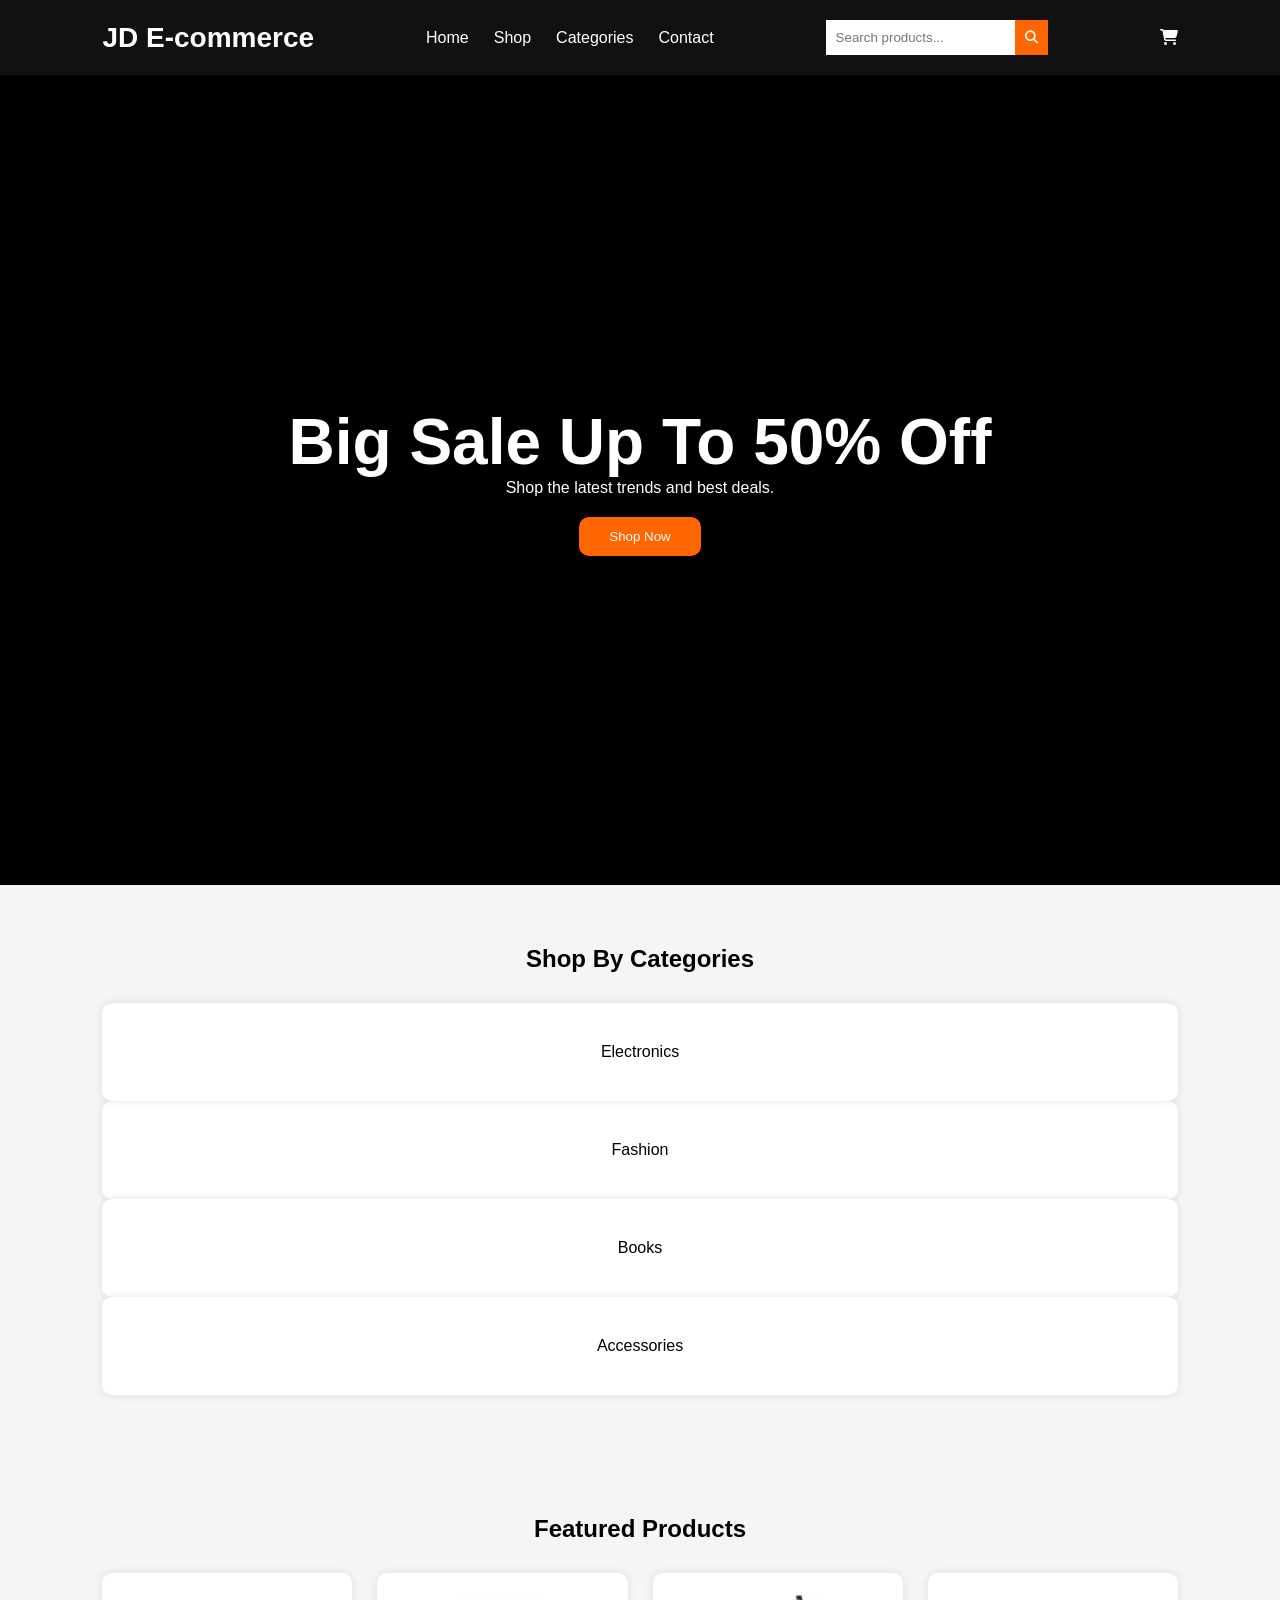
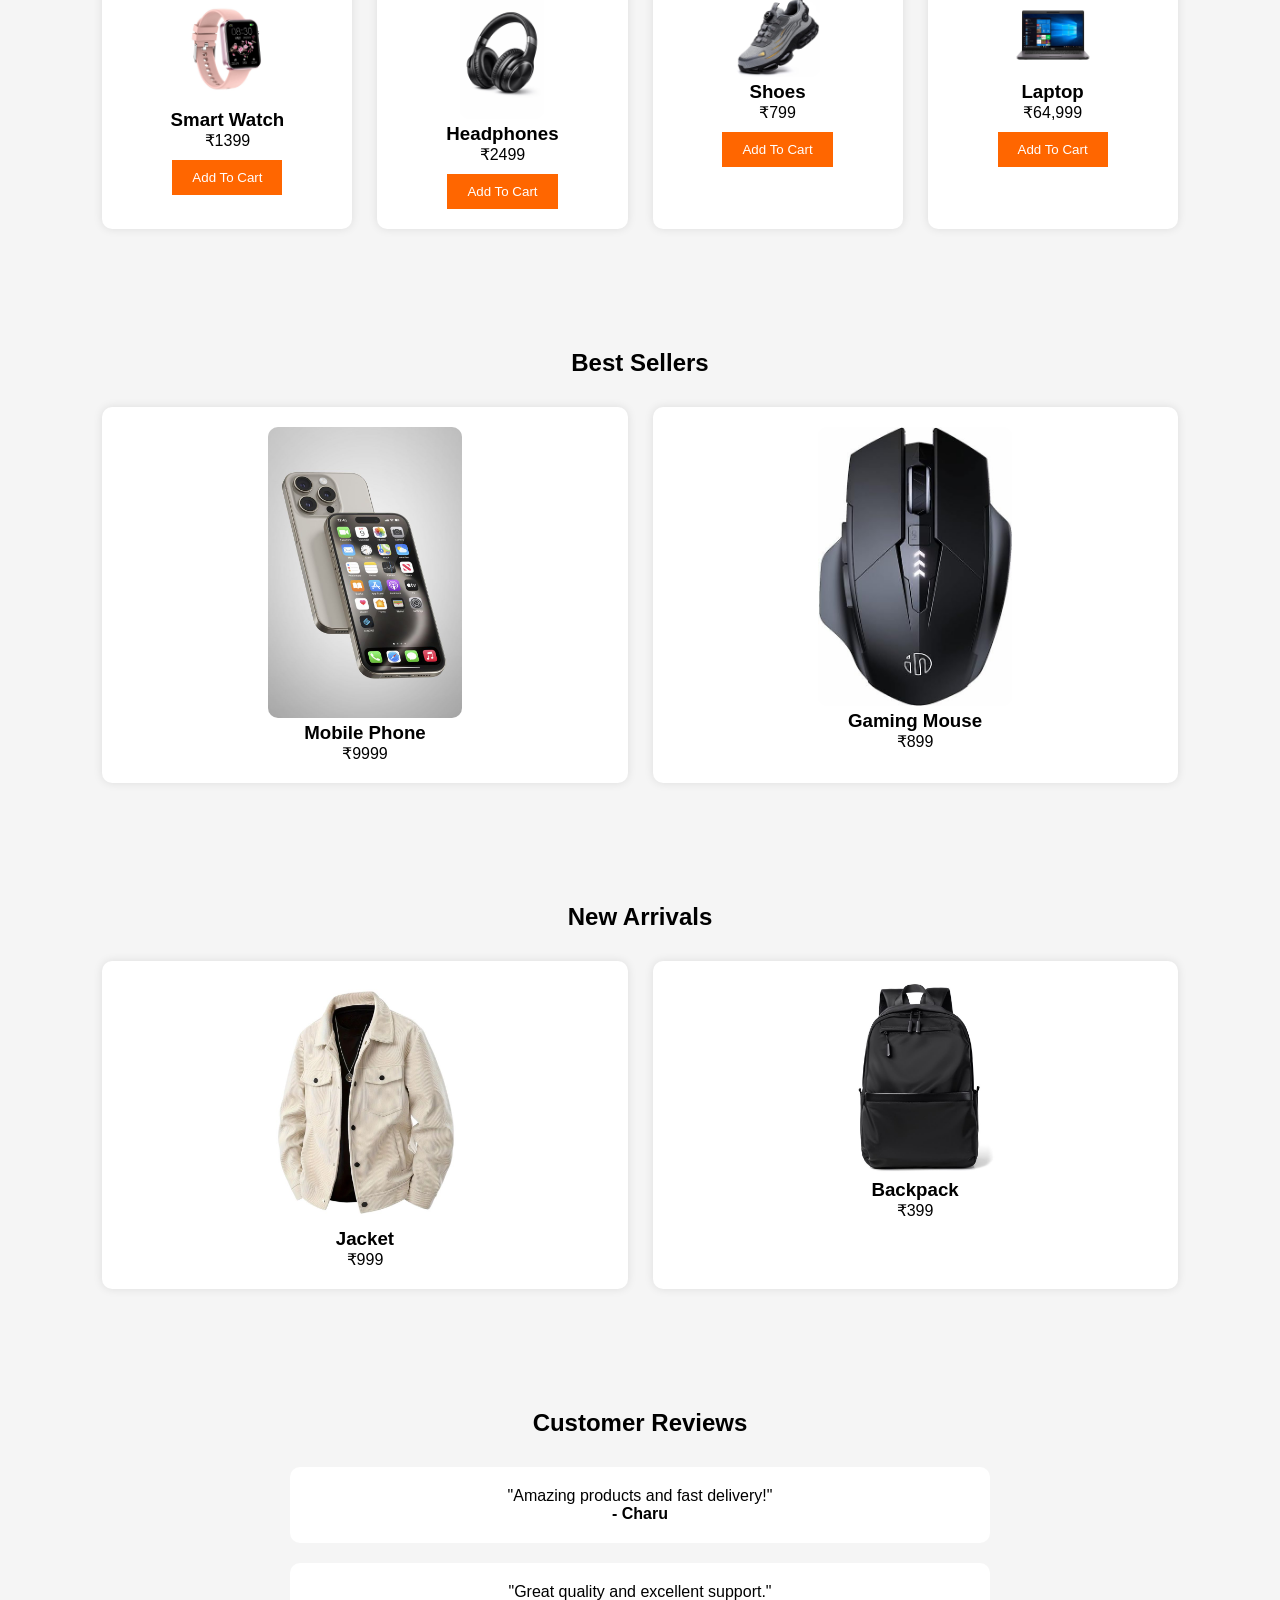
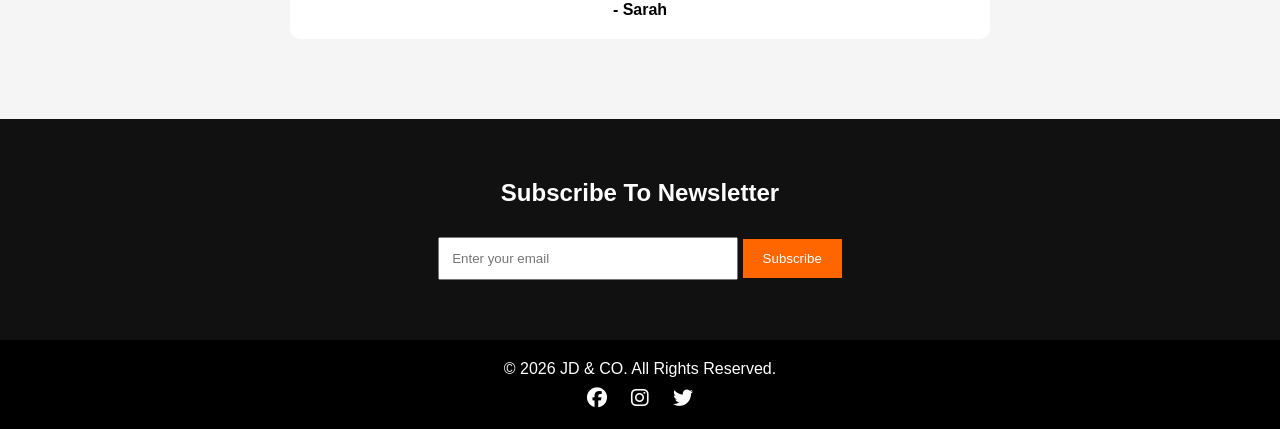
<file: HTML/index.html>
<!DOCTYPE html>
<html lang="en">
<head>
<meta charset="UTF-8">
<meta name="viewport" content="width=device-width, initial-scale=1.0">
<title>JD E-commerce</title>
<link rel="stylesheet" href="/CSS/style.css">
<link rel="stylesheet"
href="https://cdnjs.cloudflare.com/ajax/libs/font-awesome/6.5.1/css/all.min.css">
</head>
<body>

<!-- Navbar -->
<nav class="navbar">
    <div class="logo">JD E-commerce</div>

    <ul class="nav-links">
        <li><a href="#">Home</a></li>
        <li><a href="#">Shop</a></li>
        <li><a href="#">Categories</a></li>
        <li><a href="#">Contact</a></li>
    </ul>

    <div class="search-box">
        <input type="text" id="searchInput" placeholder="Search products...">
        <button><i class="fas fa-search"></i></button>
    </div>

    <div class="cart">
        <i class="fas fa-shopping-cart"></i>
    </div>
</nav>

<!-- Hero Section -->
<section class="hero">
    <div class="hero-content">
        <h1>Big Sale Up To 50% Off</h1>
        <p>Shop the latest trends and best deals.</p>
        <button>Shop Now</button>
    </div>
</section>

<!-- Categories -->
<section class="categories">
    <h2>Shop By Categories</h2>

    <div class="category-container">
    <div class="category-card">
        <a href="/HTML/electronics.html" class="btn">Electronics</a>
    </div>
</div>
        <div class="category-card">
            <a href="/HTML/fashion.html" class="btn">Fashion</a>
        </div>
        <div class="category-card">
            <a href="/HTML/books.html" class="btn">Books</a>
        </div>
        <div class="category-card">
            <a href="/HTML/accessories.html" class="btn">Accessories</a></div>
    </div>
</section>

<!-- Featured Products -->
<section class="products" id="shop">
    <h2>Featured Products</h2>

    <div class="product-container">

        <div class="product-card">
            <img src="/Assets/smart watch for men.jpg" alt="Smart watch">
            <h3>Smart Watch</h3>
            <p>₹1399</p>
            <button>Add To Cart</button>
        </div>

        <div class="product-card">
            <img src="/Assets/Head phones.jpg" alt="Headphones">
            <h3>Headphones</h3>
            <p>₹2499</p>
            <button>Add To Cart</button>
        </div>

        <div class="product-card">
            <img src="/Assets/shoes.jpg" alt="Shoes">
            <h3>Shoes</h3>
            <p>₹799</p>
            <button>Add To Cart</button>
        </div>

        <div class="product-card">
            <img src="/Assets/laptop.jpg" alt="Laptop">
            <h3>Laptop</h3>
            <p>₹64,999</p>
            <button>Add To Cart</button>
        </div>

    </div>
</section>

<!-- Best Sellers -->
<section class="best-sellers">
    <h2>Best Sellers</h2>

    <div class="product-container">

        <div class="product-card">
            <img src="/Assets/mobile phone.jpg" alt="">
            <h3>Mobile Phone</h3>
            <p>₹9999</p>
        </div>

        <div class="product-card">
            <img src="/Assets/gaming mouse.jpg" alt="">
            <h3>Gaming Mouse</h3>
            <p>₹899</p>
        </div>

    </div>
</section>

<!-- New Arrivals -->
<section class="new-arrivals">
    <h2>New Arrivals</h2>

    <div class="product-container">

        <div class="product-card">
            <img src="/Assets/jacket.jpg" alt="jackets">
            <h3>Jacket</h3>
            <p>₹999</p>
        </div>

        <div class="product-card">
            <img src="/Assets/back pack.jpg" alt="Backpack">
            <h3>Backpack</h3>
            <p>₹399</p>
        </div>

    </div>
</section>

<!-- Reviews -->
<section class="reviews">
    <h2>Customer Reviews</h2>

    <div class="review-box">
        <p>"Amazing products and fast delivery!"</p>
        <h4>- Charu</h4>
    </div>

    <div class="review-box">
        <p>"Great quality and excellent support."</p>
        <h4>- Sarah</h4>
    </div>
</section>

<!-- Newsletter -->
<section class="newsletter">
    <h2>Subscribe To Newsletter</h2>

    <form id="newsletterForm">
        <input type="email" placeholder="Enter your email">
        <button type="submit">Subscribe</button>
    </form>
</section>

<!-- Footer -->
<footer>
    <div class="footer-content">
        <p>© 2026 JD & CO. All Rights Reserved.</p>

        <div class="social-icons">
            <i class="fab fa-facebook"></i>
            <i class="fab fa-instagram"></i>
            <i class="fab fa-twitter"></i>
        </div>
    </div>
</footer>

<script src="/Scripts/home.js"></script>

</body>
</html>
</file>
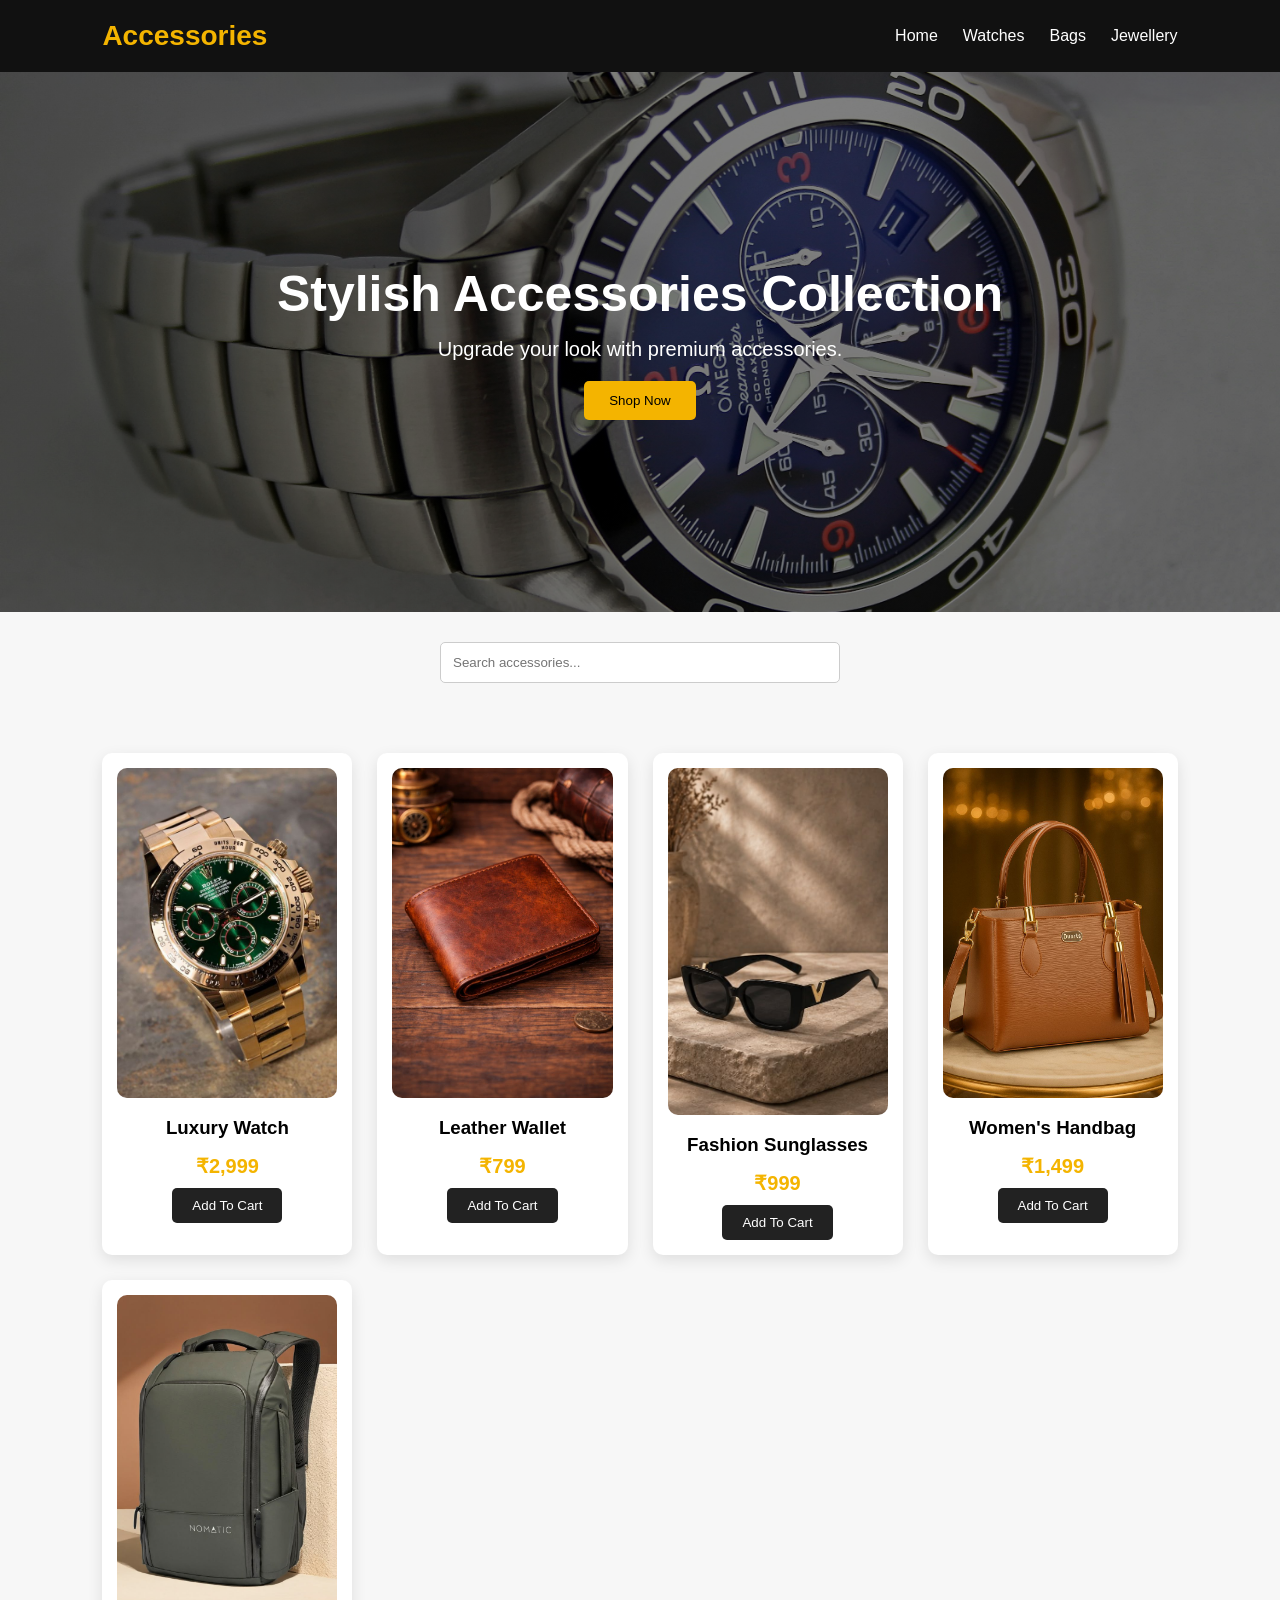
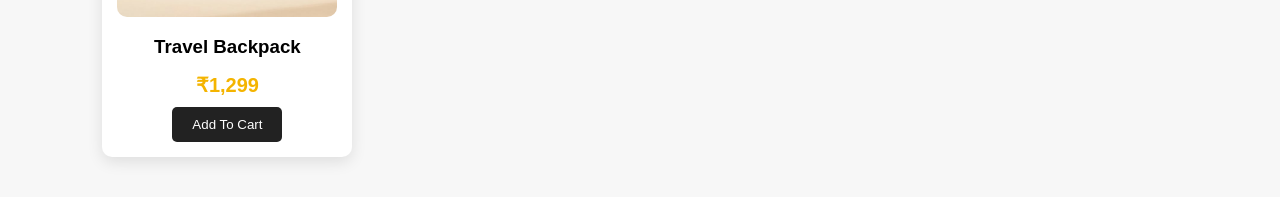
<file: HTML/accessories.html>
<!DOCTYPE html>
<html lang="en">
<head>
    <meta charset="UTF-8">
    <meta name="viewport" content="width=device-width, initial-scale=1.0">
    <title>Accessories Store</title>
    <link rel="stylesheet" href="/CSS/accessories.css">
</head>
<body>

    <!-- Navbar -->
    <nav class="navbar">
        <div class="logo">Accessories</div>

        <ul class="nav-links">
            <li><a href="/HTML/index.html">Home</a></li>
            <li><a href="#">Watches</a></li>
            <li><a href="#">Bags</a></li>
            <li><a href="#">Jewellery</a></li>
        </ul>
    </nav>

    <!-- Hero -->
    <section class="hero">
        <div class="hero-content">
            <h1>Stylish Accessories Collection</h1>
            <p>Upgrade your look with premium accessories.</p>
            <button>Shop Now</button>
        </div>
    </section>

    <!-- Search -->
    <section class="search-section">
        <input type="text" id="searchInput" placeholder="Search accessories...">
    </section>

    <!-- Products -->
    <section class="products">

        <div class="product-card">
            <img src="/Assets/luxry watch.jpg" alt="watch">
            <h3>Luxury Watch</h3>
            <p>₹2,999</p>
            <button class="cart-btn">Add To Cart</button>
        </div>

        <div class="product-card">
            <img src="/Assets/Leather Wallet.jpg" alt="wallet">
            <h3>Leather Wallet</h3>
            <p>₹799</p>
            <button class="cart-btn">Add To Cart</button>
        </div>

        <div class="product-card">
            <img src="/Assets/Sun glass.jpg" alt="sun glass">
            <h3>Fashion Sunglasses</h3>
            <p>₹999</p>
            <button class="cart-btn">Add To Cart</button>
        </div>

        <div class="product-card">
            <img src="/Assets/Hand Bag.jpg" alt="handbag">
            <h3>Women's Handbag</h3>
            <p>₹1,499</p>
            <button class="cart-btn">Add To Cart</button>
        </div>

        <div class="product-card">
            <img src="/Assets/back pack 2.jpg" alt="bag">
            <h3>Travel Backpack</h3>
            <p>₹1,299</p>
            <button class="cart-btn">Add To Cart</button>
        </div>

    </section>

    <script src="/Scripts/accessories.js"></script>

</body>
</html>
</file>
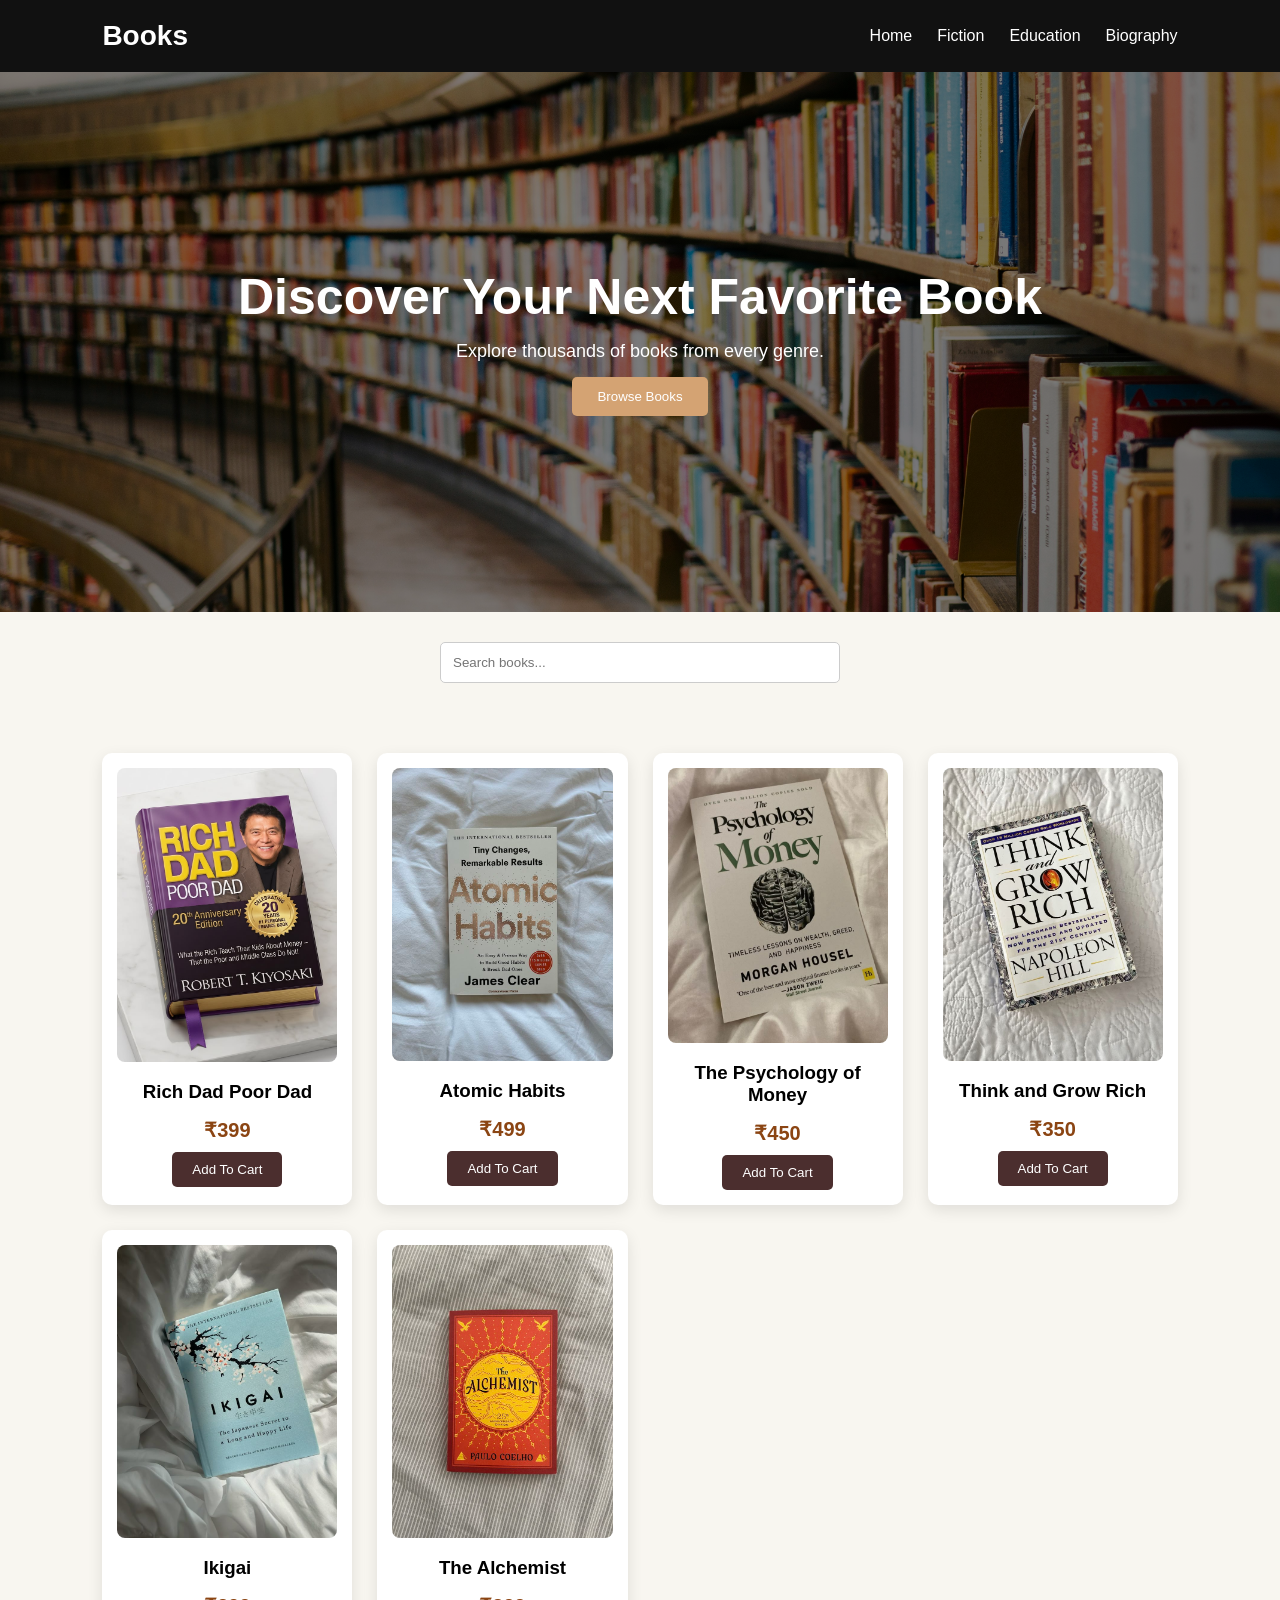
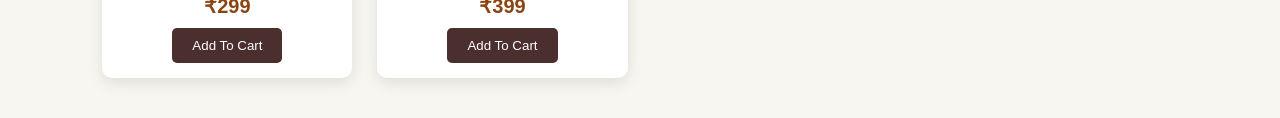
<file: HTML/books.html>
<!DOCTYPE html>
<html lang="en">
<head>
    <meta charset="UTF-8">
    <meta name="viewport" content="width=device-width, initial-scale=1.0">
    <title>Book Store</title>
    <link rel="stylesheet" href="/CSS/books.css">
</head>
<body>

    <!-- Navbar -->
    <nav class="navbar">
        <div class="logo">Books</div>

        <ul class="nav-links">
            <li><a href="/HTML/index.html">Home</a></li>
            <li><a href="#">Fiction</a></li>
            <li><a href="#">Education</a></li>
            <li><a href="#">Biography</a></li>
        </ul>

    </nav>

    <!-- Hero Section -->
    <section class="hero">
        <div class="hero-content">
            <h1>Discover Your Next Favorite Book</h1>
            <p>Explore thousands of books from every genre.</p>
            <button>Browse Books</button>
        </div>
    </section>

    <!-- Search -->
    <section class="search-section">
        <input type="text" id="searchInput" placeholder="Search books...">
    </section>

    <!-- Books Section -->
    <section class="books-container">

        <div class="book-card">
            <img src="/Assets/Rich Dad Poor Dad.jpg" alt="Book">
            <h3>Rich Dad Poor Dad</h3>
            <p>₹399</p>
            <button class="cart-btn">Add To Cart</button>
        </div>

        <div class="book-card">
            <img src="/Assets/Atomic Habits.jpg" alt="Book">
            <h3>Atomic Habits</h3>
            <p>₹499</p>
            <button class="cart-btn">Add To Cart</button>
        </div>

        <div class="book-card">
            <img src="/Assets/The psychology of Money.jpg" alt="Book">
            <h3>The Psychology of Money</h3>
            <p>₹450</p>
            <button class="cart-btn">Add To Cart</button>
        </div>

        <div class="book-card">
            <img src="/Assets/think & grow rich.jpg" alt="Book">
            <h3>Think and Grow Rich</h3>
            <p>₹350</p>
            <button class="cart-btn">Add To Cart</button>
        </div>

        <div class="book-card">
            <img src="/Assets/Ikigai - The Japanese Secret to a Long and Happy Life.jpg" alt="Book">
            <h3>Ikigai</h3>
            <p>₹299</p>
            <button class="cart-btn">Add To Cart</button>
        </div>

        <div class="book-card">
            <img src="/Assets/The Alchemist Book _ Find Your Purpose & Follow Your Dreams.jpg" alt="Book">
            <h3>The Alchemist</h3>
            <p>₹399</p>
            <button class="cart-btn">Add To Cart</button>
        </div>

    </section>

    <script src="/Scripts/books.js"></script>

</body>
</html>
</file>
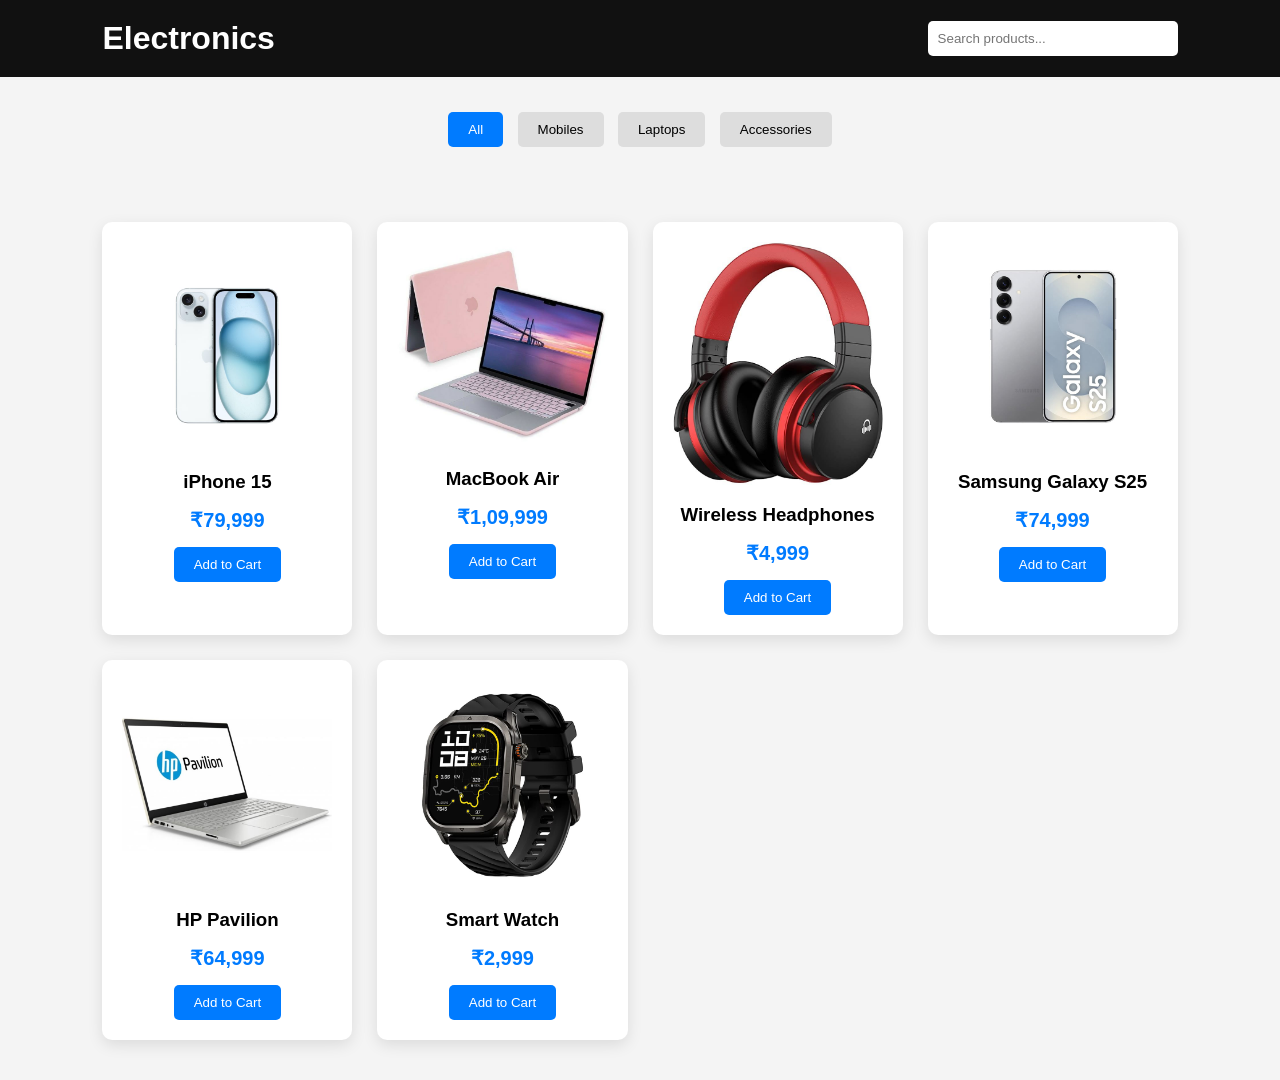
<file: HTML/electronics.html>
<!DOCTYPE html>
<html lang="en">
<head>
    <meta charset="UTF-8">
    <meta name="viewport" content="width=device-width, initial-scale=1.0">
    <title>Electronics Store</title>
    <link rel="stylesheet" href="/CSS/electronics.css">
</head>
<body>

    <!-- Header -->
    <header>
        <h1>Electronics</h1>

        <div class="search-box">
            <input type="text" id="searchInput" placeholder="Search products...">
        </div>
    </header>

    <!-- Filter Buttons -->
    <section class="filter-section">
        <button class="filter-btn active" data-filter="all">All</button>
        <button class="filter-btn" data-filter="mobile">Mobiles</button>
        <button class="filter-btn" data-filter="laptop">Laptops</button>
        <button class="filter-btn" data-filter="accessories">Accessories</button>
    </section>

    <!-- Products -->
    <section class="products" id="products">

        <div class="product-card mobile">
            <img src="/Assets/Apple iPhone 15 (256 GB).jpg" alt="i phone 15">
            <h3>iPhone 15</h3>
            <p>₹79,999</p>
            <button>Add to Cart</button>
        </div>

        <div class="product-card laptop">
            <img src="/Assets/macbook air.jpg" alt="Macbook Air">
            <h3>MacBook Air</h3>
            <p>₹1,09,999</p>
            <button>Add to Cart</button>
        </div>

        <div class="product-card accessories">
            <img src="/Assets/wireless headphone.jpg" alt="wireless head phone">
            <h3>Wireless Headphones</h3>
            <p>₹4,999</p>
            <button>Add to Cart</button>
        </div>

        <div class="product-card mobile">
            <img src="/Assets/galaxy s25.jpg" alt=" Galaxy s25">
            <h3>Samsung Galaxy S25</h3>
            <p>₹74,999</p>
            <button>Add to Cart</button>
        </div>

        <div class="product-card laptop">
            <img src="/Assets/hp pavillion.jpg" alt="hp">
            <h3>HP Pavilion</h3>
            <p>₹64,999</p>
            <button>Add to Cart</button>
        </div>

        <div class="product-card accessories">
            <img src="/Assets/smart watch.jpg" alt="smart watch">
            <h3>Smart Watch</h3>
            <p>₹2,999</p>
            <button>Add to Cart</button>
        </div>

    </section>

<script src="/Scripts/electronics.js"></script>
</body>
</html>
</file>
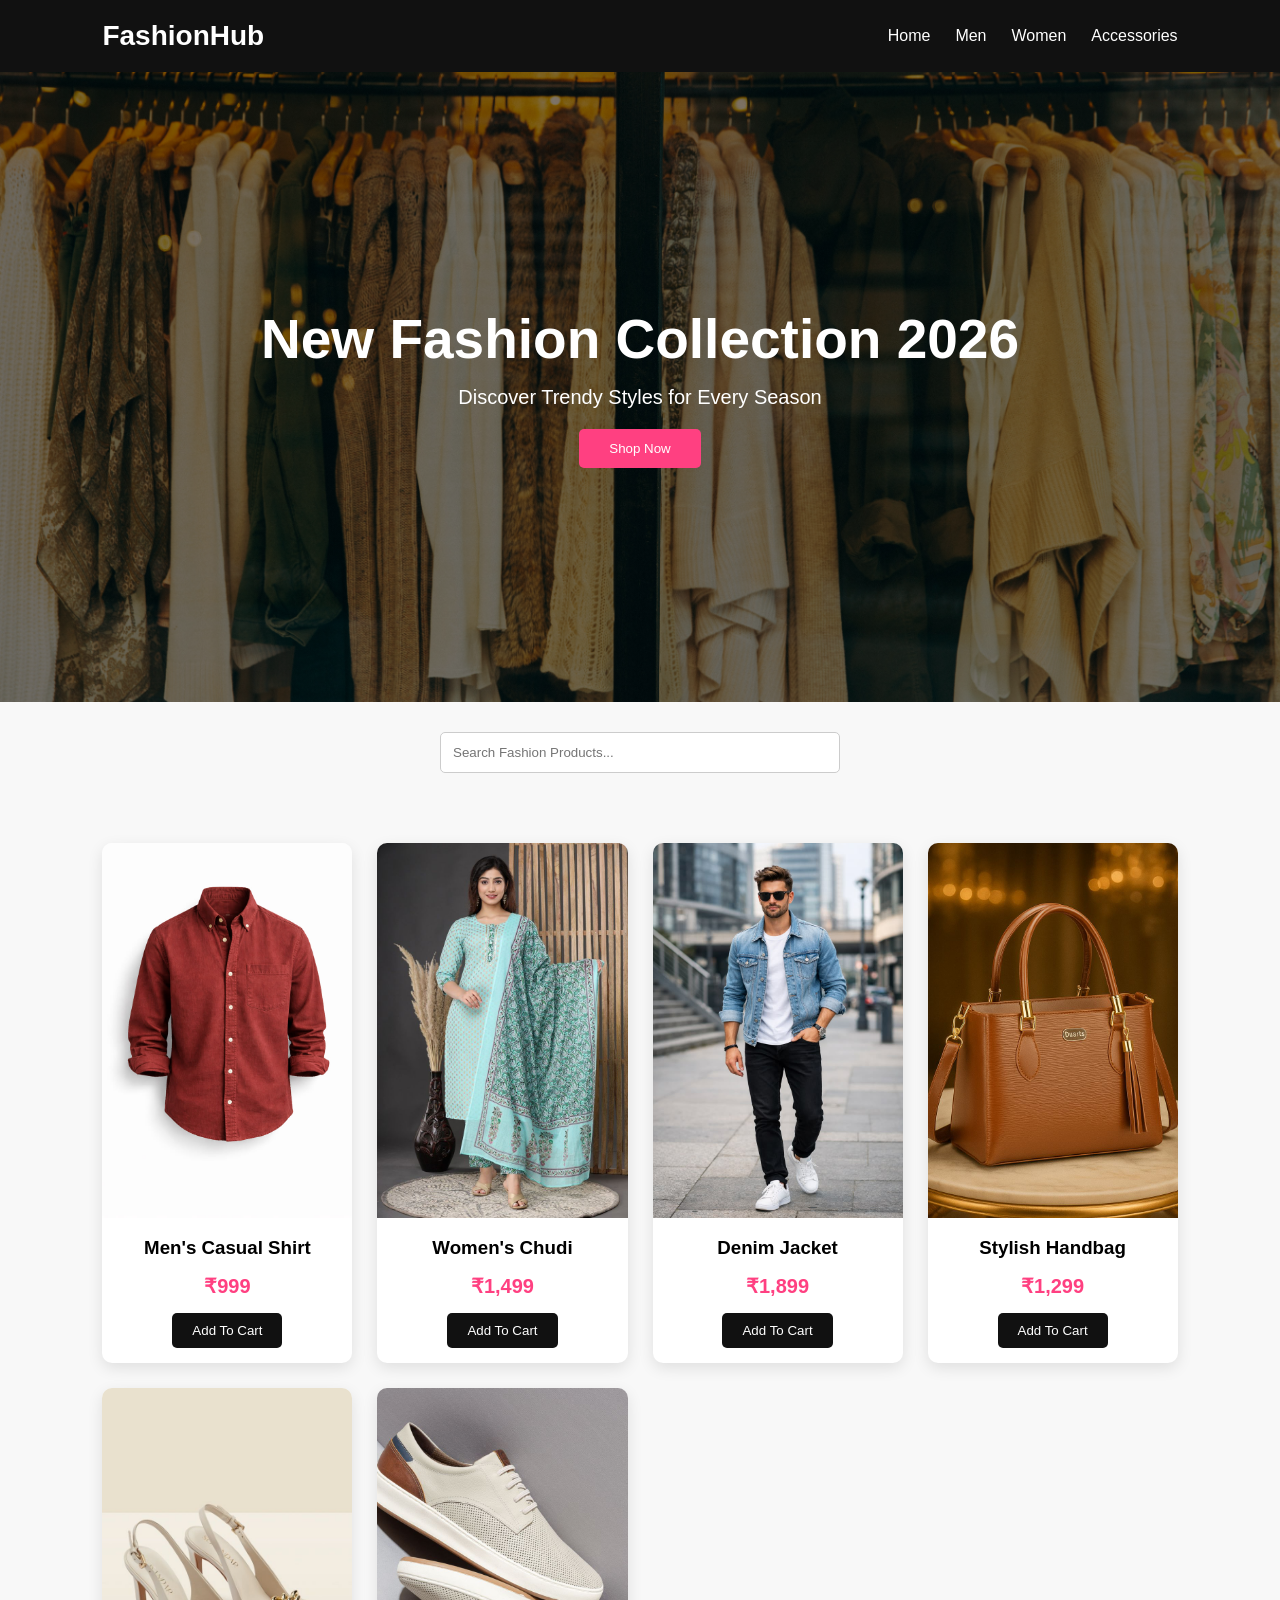
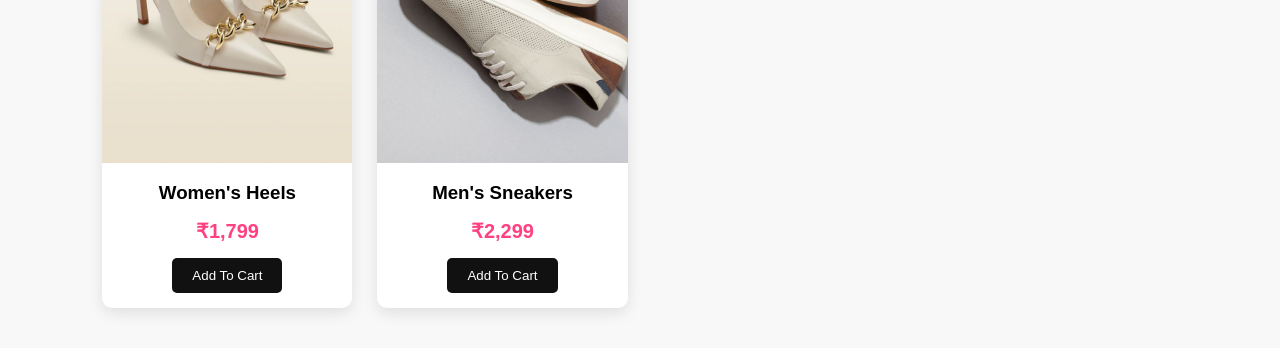
<file: HTML/fashion.html>
<!DOCTYPE html>
<html lang="en">
<head>
    <meta charset="UTF-8">
    <meta name="viewport" content="width=device-width, initial-scale=1.0">
    <title>Fashion Store</title>
    <link rel="stylesheet" href="/CSS/fashion.css">
</head>
<body>

    <!-- Navbar -->
    <nav class="navbar">
        <div class="logo">FashionHub</div>

        <ul class="nav-links">
            <li><a href="/HTML/home page.html">Home</a></li>
            <li><a href="#">Men</a></li>
            <li><a href="#">Women</a></li>
            <li><a href="#">Accessories</a></li>
        </ul>

    </nav>

    <!-- Hero Section -->
    <section class="hero">
        <div class="hero-content">
            <h1>New Fashion Collection 2026</h1>
            <p>Discover Trendy Styles for Every Season</p>
            <button>Shop Now</button>
        </div>
    </section>

    <!-- Search -->
   
    <section class="search-section">
        <input type="text" id="searchInput" placeholder="Search Fashion Products...">
    </section>
    
    <!-- Products -->
    <section class="products">

        <div class="product-card">
            <img src="/Assets/casual shirt.jpg" alt="Shirt">
            <h3>Men's Casual Shirt</h3>
            <p>₹999</p>
            <button class="cart-btn">Add To Cart</button>
        </div>

        <div class="product-card">
            <img src="/Assets/chudi.jpg" alt="Chudi">
            <h3>Women's Chudi</h3>
            <p>₹1,499</p>
            <button class="cart-btn">Add To Cart</button>
        </div>

        <div class="product-card">
            <img src="/Assets/Denime jacket.jpg" alt="Jacket">
            <h3>Denim Jacket</h3>
            <p>₹1,899</p>
            <button class="cart-btn">Add To Cart</button>
        </div>

        <div class="product-card">
            <img src="/Assets/Hand Bag.jpg" alt="Handbag">
            <h3>Stylish Handbag</h3>
            <p>₹1,299</p>
            <button class="cart-btn">Add To Cart</button>
        </div>

        <div class="product-card">
            <img src="/Assets/womens heels.jpg" alt="heels">
            <h3>Women's Heels</h3>
            <p>₹1,799</p>
            <button class="cart-btn">Add To Cart</button>
        </div>

        <div class="product-card">
            <img src="/Assets/Snickers.jpg" alt="shoes">
            <h3>Men's Sneakers</h3>
            <p>₹2,299</p>
            <button class="cart-btn">Add To Cart</button>
        </div>

    </section>

    <script src="/Scripts/fashion.js"></script>

</body>
</html>
</file>
<file: CSS/style.css>
*{
    margin:0;
    padding:0;
    box-sizing:border-box;
    font-family:Poppins,sans-serif;
}

body{
    background:#f5f5f5;
}

/* Navbar */

.navbar{
    display:flex;
    justify-content:space-between;
    align-items:center;
    padding:20px 8%;
    background:#111;
    color:#fff;
    position:sticky;
    top:0;
    z-index:1000;
}

.logo{
    font-size:28px;
    font-weight:bold;
}

.nav-links{
    display:flex;
    list-style:none;
    gap:25px;
}

.nav-links a{
    text-decoration:none;
    color:white;
}

.search-box{
    display:flex;
}

.search-box input{
    padding:10px;
    border:none;
}

.search-box button{
    padding:10px;
    border:none;
    background:#ff6600;
    color:white;
    cursor:pointer;
}

/* Hero */

.hero{
    height:90vh;
    background-color:black;
    /* url(/Assets/banner-Picsart-AiImageEnhancer.jpg) */
    /* center/cover; */
    display:flex;
    justify-content:center;
    align-items:center;
    text-align:center;
}

.hero-content{
    color:white;
}

.hero h1{
    font-size:4rem;
}

.hero button{
    margin-top:20px;
    padding:12px 30px;
    background:#ff6600;
    border:none;
    border-radius: 10px;
    color:white;
    cursor:pointer;

}

/* Sections */

section{
    padding:60px 8%;
}

h2{
    text-align:center;
    margin-bottom:30px;
}

/* Categories */

.category-container{
    display:grid;
    grid-template-columns:repeat(auto-fit,minmax(200px,1fr));
    gap:20px;
    
}

.btn {
    text-decoration: none;
    color: black;
}
.category-card{
    background:white;
    padding:40px;
    text-align:center;
    border-radius:10px;
    box-shadow:0 0 10px rgba(0,0,0,.1);
    transition:.3s;
    
}

.category-card:hover{
    transform:translateY(-10px);
}

/* Products */

.product-container{
    display:grid;
    grid-template-columns:repeat(auto-fit,minmax(250px,1fr));
    gap:25px;
}

.product-card{
    background:white;
    padding:20px;
    border-radius:10px;
    text-align:center;
    box-shadow:0 0 10px rgba(0,0,0,.1);
}

.product-card img{
    width:40%;
    border-radius:10px;
    
}

.product-card button{
    margin-top:10px;
    padding:10px 20px;
    border:none;
    background:#ff6600;
    color:white;
    cursor:pointer;
}

/* Reviews */

.review-box{
    background:white;
    padding:20px;
    margin:20px auto;
    max-width:700px;
    text-align:center;
    border-radius:10px;
}

/* Newsletter */

.newsletter{
    text-align:center;
    background:#111;
    color:white;
}

.newsletter input{
    padding:12px;
    width:300px;
    max-width:90%;
}

.newsletter button{
    padding:12px 20px;
    background:#ff6600;
    border:none;
    color:white;
}

/* Footer */

footer{
    background:black;
    color:white;
    text-align:center;
    padding:20px;
}

.social-icons{
    margin-top:10px;
}

.social-icons i{
    margin:0 10px;
    font-size:20px;
    cursor:pointer;
}

/* Responsive */

@media(max-width:768px){

.navbar{
    flex-direction:column;
    gap:15px;
}

.nav-links{
    flex-direction:column;
    text-align:center;
}

.hero h1{
    font-size:2.5rem;
}
}
</file>
<file: CSS/accessories.css>
*{
    margin:0;
    padding:0;
    box-sizing:border-box;
    font-family:'Poppins',sans-serif;
}

body{
    background:#f7f7f7;
}

/* Navbar */

.navbar{
    background:#111;
    color:#fff;
    padding:20px 8%;
    display:flex;
    justify-content:space-between;
    align-items:center;
}

.logo{
    font-size:28px;
    font-weight:bold;
    color:#f4b400;
}

.nav-links{
    display:flex;
    gap:25px;
    list-style:none;
}

.nav-links a{
    text-decoration:none;
    color:white;
}


/* Hero */

.hero{
    height:60vh;
    background:linear-gradient(rgba(0,0,0,.5),
    rgba(0,0,0,.5)),
    url('/Assets/accessories\ banner.jpg');
    background-size:cover;
    background-position:center;
    display:flex;
    justify-content:center;
    align-items:center;
    text-align:center;
}

.hero-content{
    color:white;
}

.hero-content h1{
    font-size:50px;
    margin-bottom:15px;
}

.hero-content p{
    font-size:20px;
    margin-bottom:20px;
}

.hero-content button{
    padding:12px 25px;
    border:none;
    background:#f4b400;
    color:black;
    border-radius:5px;
    cursor:pointer;
}

/* Search */

.search-section{
    text-align:center;
    padding:30px;
}

.search-section input{
    width:400px;
    max-width:90%;
    padding:12px;
    border:1px solid #ccc;
    border-radius:5px;
}

/* Products */

.products{
    padding:40px 8%;
    display:grid;
    grid-template-columns:repeat(auto-fit,minmax(250px,1fr));
    gap:25px;
}

.product-card{
    background:white;
    border-radius:10px;
    padding:15px;
    text-align:center;
    box-shadow:0 5px 15px rgba(0,0,0,.1);
    transition:.3s;
}

.product-card:hover{
    transform:translateY(-10px);
}

.product-card img{
    width:100%;
    border-radius:10px;
}

.product-card h3{
    margin:15px 0;
}

.product-card p{
    font-size:20px;
    color:#f4b400;
    font-weight:bold;
}

.cart-btn{
    margin-top:10px;
    padding:10px 20px;
    border:none;
    background:#222;
    color:white;
    border-radius:5px;
    cursor:pointer;
}

.cart-btn:hover{
    background:#f4b400;
    color:black;
}

/* Responsive */

@media(max-width:768px){

.navbar{
    flex-direction:column;
    gap:15px;
}

.nav-links{
    flex-direction:column;
    text-align:center;
}

.hero-content h1{
    font-size:32px;
}

}
</file>
<file: CSS/books.css>
*{
    margin:0;
    padding:0;
    box-sizing:border-box;
    font-family:'Poppins', sans-serif;
}

body{
    background:#f8f6f0;
}

/* Navbar */

.navbar{
    background:#111;
    color:white;
    display:flex;
    justify-content:space-between;
    align-items:center;
    padding:20px 8%;
}

.logo{
    font-size:28px;
    font-weight:bold;
}

.nav-links{
    display:flex;
    gap:25px;
    list-style:none;
}

.nav-links a{
    color:white;
    text-decoration:none;
}

/* Hero */

.hero{
    height:60vh;
    background:linear-gradient(rgba(0,0,0,.5),
    rgba(0,0,0,.5)),
    url('/Assets/books\ banner.jpg');
    background-size:cover;
    background-position:center;
    display:flex;
    justify-content:center;
    align-items:center;
    text-align:center;
}

.hero-content{
    color:white;
}

.hero-content h1{
    font-size:50px;
}

.hero-content p{
    margin:15px 0;
    font-size:18px;
}

.hero-content button{
    padding:12px 25px;
    border:none;
    background:#d4a373;
    color:white;
    cursor:pointer;
    border-radius:5px;
}

/* Search */

.search-section{
    text-align:center;
    padding:30px;
}

.search-section input{
    width:400px;
    max-width:90%;
    padding:12px;
    border:1px solid #ccc;
    border-radius:5px;
}

/* Books */

.books-container{
    padding:40px 8%;
    display:grid;
    grid-template-columns:repeat(auto-fit,minmax(220px,1fr));
    gap:25px;
}

.book-card{
    background:white;
    padding:15px;
    border-radius:10px;
    text-align:center;
    box-shadow:0 5px 15px rgba(0,0,0,.1);
    transition:0.3s;
}

.book-card:hover{
    transform:translateY(-10px);
}

.book-card img{
    width:100%;
    border-radius:8px;
}

.book-card h3{
    margin:15px 0;
}

.book-card p{
    color:#8b4513;
    font-size:20px;
    font-weight:bold;
}

.cart-btn{
    margin-top:10px;
    padding:10px 20px;
    border:none;
    background:#4b2e2e;
    color:white;
    border-radius:5px;
    cursor:pointer;
}

.cart-btn:hover{
    background:#8b4513;
}

/* Responsive */

@media(max-width:768px){

.navbar{
    flex-direction:column;
    gap:15px;
}

.nav-links{
    flex-direction:column;
    text-align:center;
}

.hero-content h1{
    font-size:32px;
}

}
</file>
<file: CSS/electronics.css>
*{
    margin:0;
    padding:0;
    box-sizing:border-box;
    font-family:'Poppins',sans-serif;
}

body{
    background:#f4f4f4;
}

/* Header */

header{
    background:#111;
    color:#fff;
    padding:20px 8%;
    display:flex;
    justify-content:space-between;
    align-items:center;
}

.search-box input{
    padding:10px;
    width:250px;
    border:none;
    border-radius:5px;
}

/* Filter */

.filter-section{
    text-align:center;
    padding:30px;
}

.filter-btn{
    padding:10px 20px;
    margin:5px;
    border:none;
    cursor:pointer;
    background:#ddd;
    border-radius:5px;
}

.filter-btn.active{
    background:#007bff;
    color:white;
}

/* Products */

.products{
    padding:40px 8%;
    display:grid;
    grid-template-columns:repeat(auto-fit,minmax(250px,1fr));
    gap:25px;
}

.product-card{
    background:white;
    padding:20px;
    border-radius:10px;
    text-align:center;
    box-shadow:0 5px 15px rgba(0,0,0,0.1);
    transition:.3s;
}

.product-card:hover{
    transform:translateY(-10px);
}

.product-card img{
    width:100%;
    border-radius:10px;
}

.product-card h3{
    margin:15px 0;
}

.product-card p{
    color:#007bff;
    font-size:20px;
    font-weight:bold;
}

.product-card button{
    margin-top:15px;
    padding:10px 20px;
    border:none;
    background:#007bff;
    color:white;
    border-radius:5px;
    cursor:pointer;
}

.product-card button:hover{
    background:#0056b3;
}

/* Responsive */

@media(max-width:768px){

header{
    flex-direction:column;
    gap:15px;
}

.search-box input{
    width:100%;
}

}
</file>
<file: CSS/fashion.css>
*{
    margin:0;
    padding:0;
    box-sizing:border-box;
    font-family:'Poppins', sans-serif;
}

body{
    background:#f8f8f8;
}

/* Navbar */

.navbar{
    background:#111;
    color:#fff;
    padding:20px 8%;
    display:flex;
    justify-content:space-between;
    align-items:center;
}

.logo{
    font-size:28px;
    font-weight:bold;
}

.nav-links{
    list-style:none;
    display:flex;
    gap:25px;
}

.nav-links a{
    color:#fff;
    text-decoration:none;
}



/* Hero */

.hero{
    height:70vh;
    background:linear-gradient(rgba(0,0,0,.5),
    rgba(0,0,0,.5)),
    url('/Assets/fashion\ banner.jpg');
    background-size:cover;
    background-position:center;
    display:flex;
    justify-content:center;
    align-items:center;
    text-align:center;
}

.hero-content{
    color:white;
}

.hero-content h1{
    font-size:55px;
    margin-bottom:15px;
}

.hero-content p{
    font-size:20px;
    margin-bottom:20px;
}

.hero-content button{
    padding:12px 30px;
    border:none;
    background:#ff4081;
    color:white;
    border-radius:5px;
    cursor:pointer;
}

/* Search */

.search-section{
    padding:30px;
    text-align:center;
}

.search-section input{
    width:400px;
    max-width:90%;
    padding:12px;
    border:1px solid #ccc;
    border-radius:5px;
}

/* Products */

.products{
    padding:40px 8%;
    display:grid;
    grid-template-columns:repeat(auto-fit,minmax(250px,1fr));
    gap:25px;
}

.product-card{
    background:white;
    border-radius:10px;
    overflow:hidden;
    box-shadow:0 5px 15px rgba(0,0,0,.1);
    text-align:center;
    transition:.3s;
}

.product-card:hover{
    transform:translateY(-10px);
}

.product-card img{
    width:100%;
}

.product-card h3{
    margin:15px 0;
}

.product-card p{
    color:#ff4081;
    font-size:20px;
    font-weight:bold;
}

.cart-btn{
    margin:15px;
    padding:10px 20px;
    border:none;
    background:#111;
    color:white;
    border-radius:5px;
    cursor:pointer;
}

.cart-btn:hover{
    background:#ff4081;
}

/* Responsive */

@media(max-width:768px){

.navbar{
    flex-direction:column;
    gap:15px;
}

.nav-links{
    flex-direction:column;
    text-align:center;
}

.hero-content h1{
    font-size:35px;
}

}
</file>
